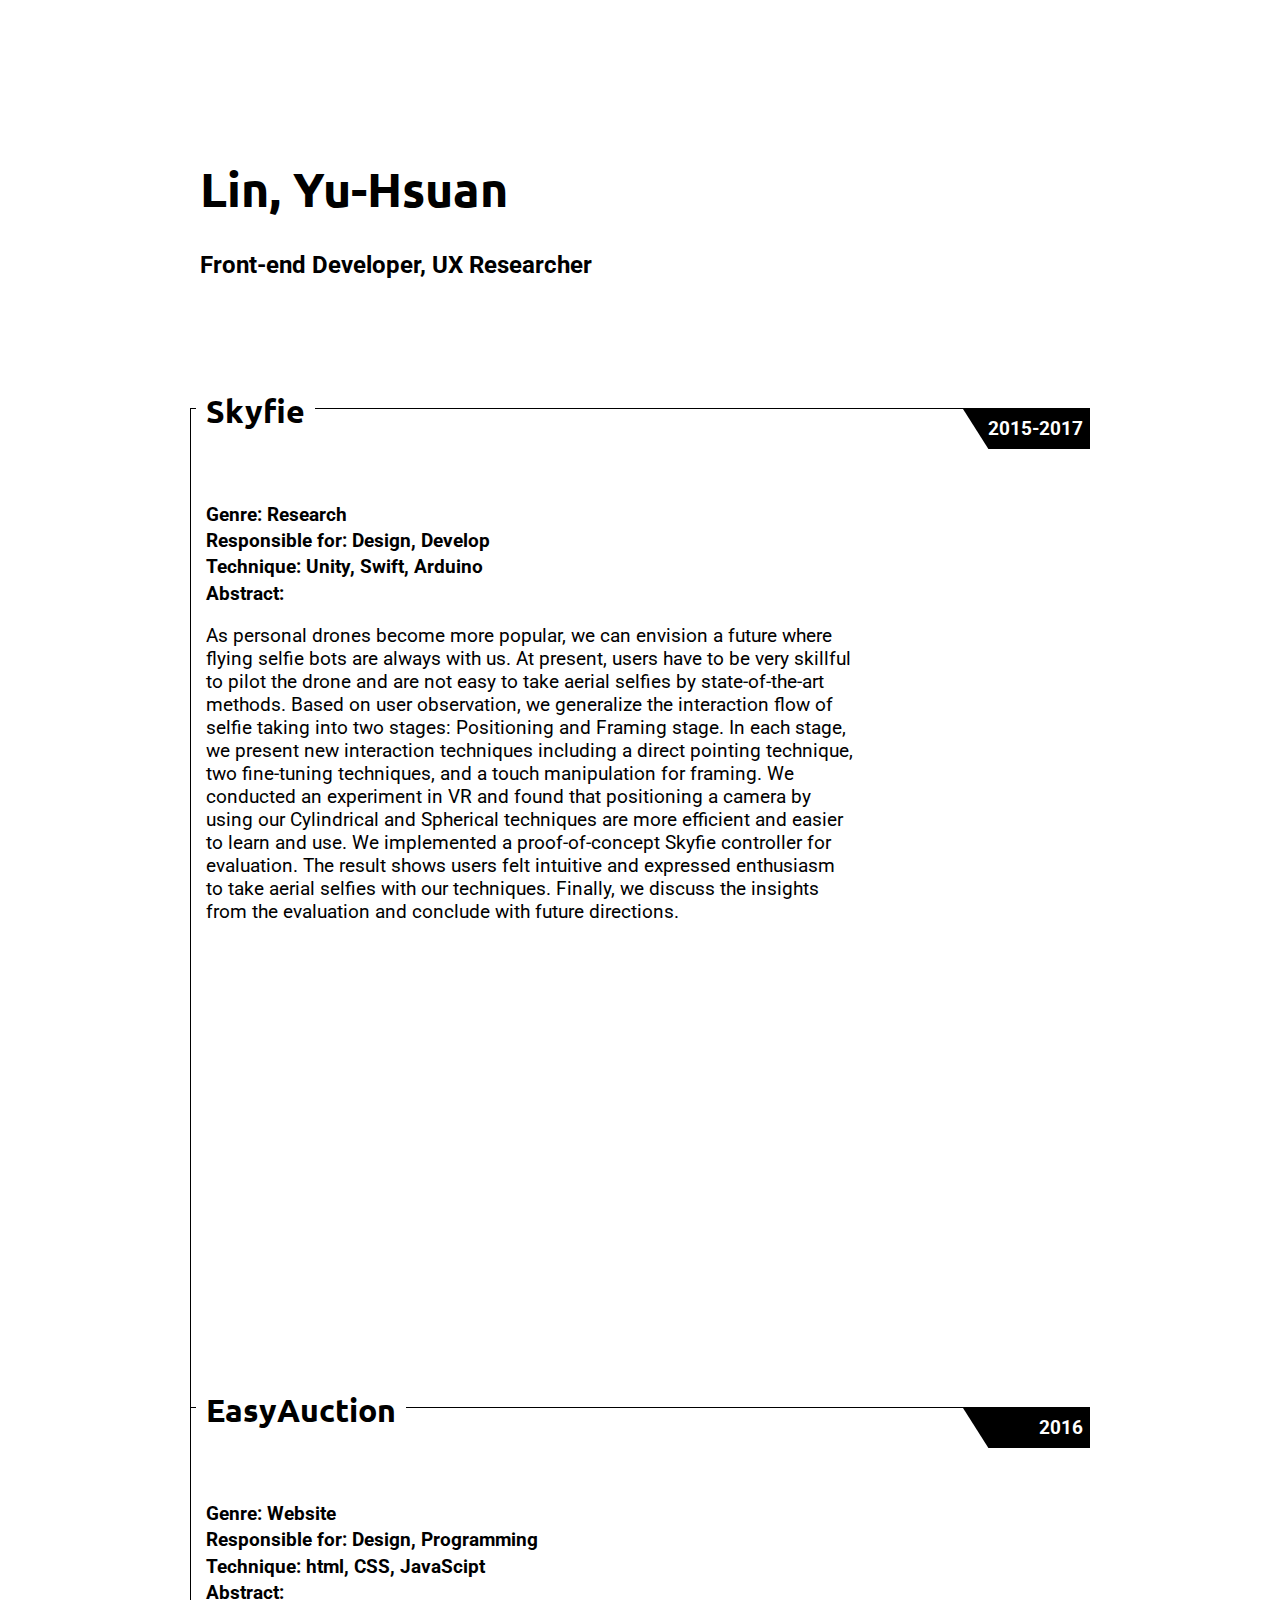
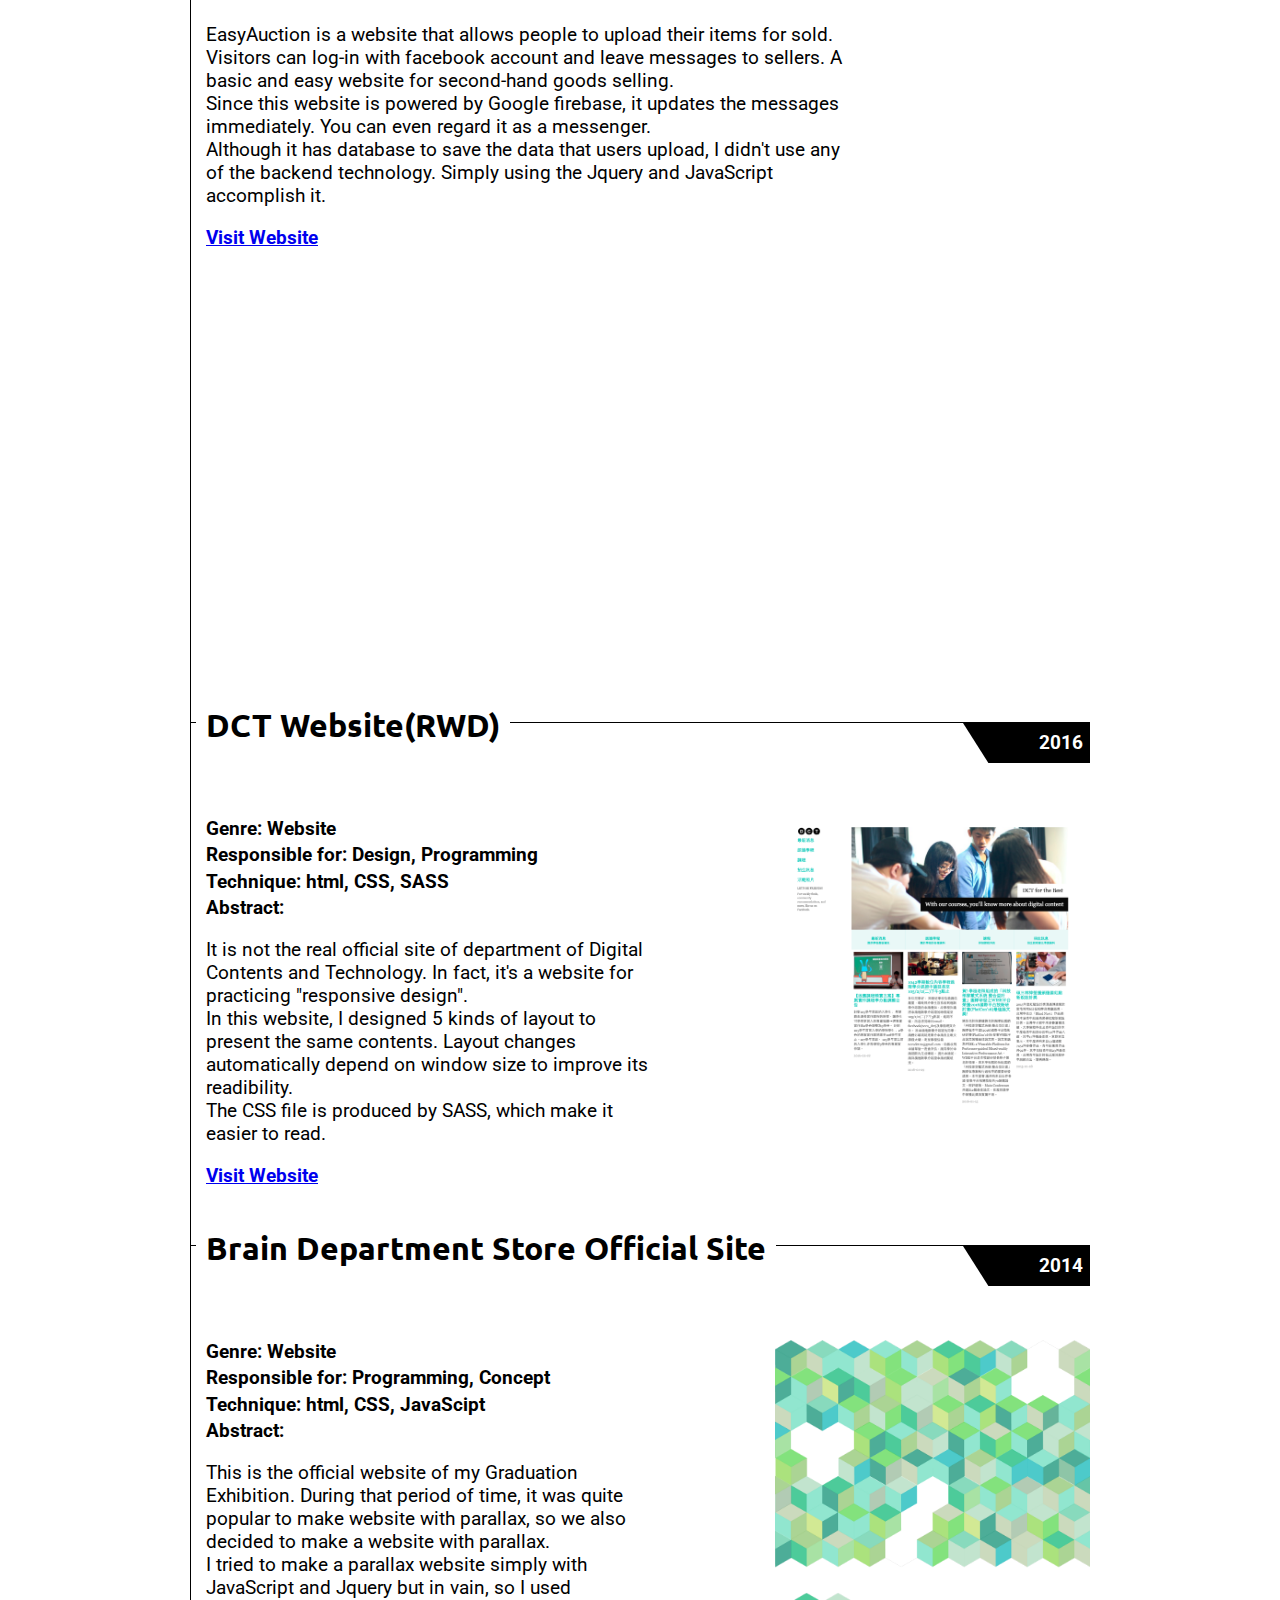
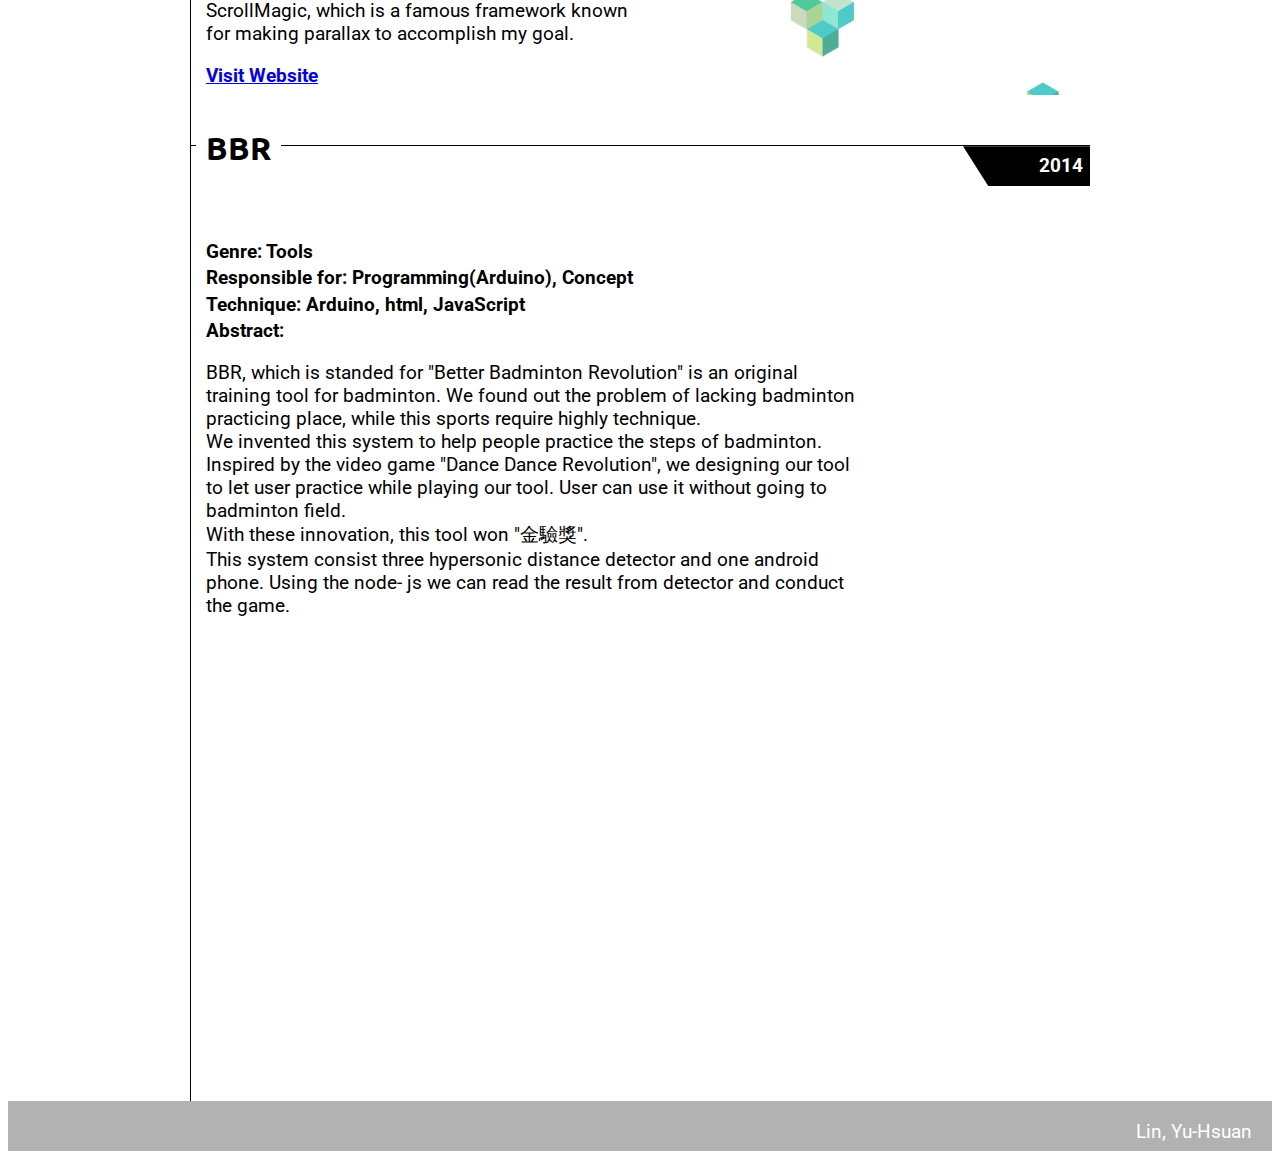
<file: index.html>
<!DOCTYPE html>
<html>
  <head>
    <meta charset="utf-8">
    <link href="https://fonts.googleapis.com/css?family=Roboto|Ubuntu" rel="stylesheet">
    <meta name="viewport" content="width=device-width, initial-scale=1.0">
    <link rel="stylesheet" href="css/mainC.css">
    <title>LinYuHsuan</title>
    <!-- Global site tag (gtag.js) - Google Analytics -->
    <script async src="https://www.googletagmanager.com/gtag/js?id=UA-114611016-1"></script>
    <script>
      window.dataLayer = window.dataLayer || [];
      function gtag(){dataLayer.push(arguments);}
      gtag('js', new Date());

      gtag('config', 'UA-114611016-1');
    </script>
    <script src="https://ajax.googleapis.com/ajax/libs/jquery/1.12.4/jquery.min.js"></script>
    <script type="text/javascript" src="js/jquery.scrollmagic.js"></script>
    <!-- <script type="text/javascript" src="js/modernizr.custom.min.js"></script> -->
    <script type="text/javascript" src="js/TimelineMax.min.js"></script>
    <script type="text/javascript" src="js/TweenMax.min.js"></script>
  </head>
  <body>
    <!-- <div class="header">
      <div class="option">
        <span class="option-button">
          <h3>Works</h3>
        </span>
        <span class="option-button">
          <h3>About</h3>
        </span>
      </div>
    </div> -->
    <div class="container">
      <div class="main">
        <section class="unit">
          <div class="unit-topic">
            <h1>Lin, Yu-Hsuan</h1>
            <h4>Front-end Developer, UX Researcher</h4>
          </div>
        </section>
        <section class="work work-style">
          <div class="work-topic">
            <div class="work-title">
              <h2>Skyfie</h2>
            </div>
            <div class="work-year">
              <h5>2015-2017</h5>
            </div>
          </div>
          <div class="work-body">
            <div class="work-abstract full-width">
              <h6>Genre: Research</h6>
              <h6>Responsible for: Design, Develop </h6>
              <h6>Technique: Unity, Swift, Arduino</h6>
              <h6>Abstract:</h6>
              <p>As personal drones become more popular, we can envision a future where flying selfie bots are always with us. At present, users have to be very skillful to pilot the drone and are not easy to take aerial selfies by state-of-the-art methods. Based on user observation, we generalize the interaction flow of selfie taking into two stages: Positioning and Framing stage. In each stage, we present new interaction techniques including a direct pointing technique, two fine-tuning techniques, and a touch manipulation for framing. We conducted an experiment in VR and found that positioning a camera by using our Cylindrical and Spherical techniques are more efficient and easier to learn and use. We implemented a proof-of-concept Skyfie controller for evaluation. The result shows users felt intuitive and expressed enthusiasm to take aerial selfies with our techniques. Finally, we discuss the insights from the evaluation and conclude with future directions.</p>
            </div>
          </div>
          <div class="work-video">
            <iframe src="https://www.youtube.com/embed/pJCPk392ZUE" frameborder="0" allow="autoplay; encrypted-media" allowfullscreen></iframe>
          </div>
        </section>
        <section class="work work-style">
          <div class="work-topic">
            <div class="work-title">
              <h2>EasyAuction</h2>
            </div>
            <div class="work-year">
              <h5>2016</h5>
            </div>
          </div>
          <div class="work-body">
            <div class="work-abstract full-width">
              <h6>Genre: Website</h6>
              <h6>Responsible for: Design, Programming </h6>
              <h6>Technique: html, CSS, JavaScipt</h6>
              <h6>Abstract:</h6>
              <p>EasyAuction is a website that allows people to upload their items for sold. Visitors can log-in with facebook account and leave messages to sellers. A basic and easy website for second-hand goods selling.<br>
                Since this website is powered by Google firebase, it updates the messages immediately. You can even regard it as a messenger. <br>
                Although it has database to save the data that users upload, I didn't use any of the backend technology. Simply using the Jquery and JavaScript accomplish it.
              </p>
              <a href="https://lexusjimmy.github.io/easyAssignment/"><h5>Visit Website</h5>  </a>
            </div>
            <!-- <div class="work-img" style="background-image: url('img/easy01.png')">

            </div> -->
          </div>
          <div class="work-video" id="triggerB">
            <iframe src="https://www.youtube.com/embed/z7pxrHk5O4Q" frameborder="0" allow="autoplay; encrypted-media" allowfullscreen></iframe>
          </div>
        </section>
        <section class="work work-style" id="triggerA">
          <div class="work-topic">
            <div class="work-title">
              <h2>DCT Website(RWD)</h2>
            </div>
            <div class="work-year">
              <h5>2016</h5>
            </div>
          </div>
          <div class="work-body">
            <div class="work-abstract">
              <h6>Genre: Website</h6>
              <h6>Responsible for: Design, Programming </h6>
              <h6>Technique: html, CSS, SASS</h6>
              <h6>Abstract:</h6>
              <p>It is not the real official site of department of Digital Contents and Technology. In fact, it's a website for practicing "responsive design".<br>
                In this website, I designed 5 kinds of layout to present the same contents. Layout changes automatically depend on window size to improve its readibility. <br>
                The CSS file is produced by SASS, which make it easier to read.
              </p>
              <a href="https://lexusjimmy.github.io/rwd/"><h5>Visit Website</h5>  </a>
            </div>
            <div class="work-imgFrame" id="RWDScene">
              <div class="work-img">
                <img src="img/rwd01.png" alt="DCTWebsite">
              </div>
              <div class="work-img imgA">
                <img src="img/rwd02.png" alt="DCTWebsite">
              </div>
              <div class="work-img imgB">
                <img src="img/rwd03.png" alt="DCTWebsite">
              </div>
            </div>
          </div>
        </section>
        <section class="work work-style">
          <div class="work-topic">
            <div class="work-title">
              <h2>Brain Department Store Official Site</h2>
            </div>
            <div class="work-year">
              <h5>2014</h5>
            </div>
          </div>
          <div class="work-body">
            <div class="work-abstract">
              <h6>Genre: Website</h6>
              <h6>Responsible for: Programming, Concept </h6>
              <h6>Technique: html, CSS, JavaScipt</h6>
              <h6>Abstract:</h6>
              <p>This is the official website of my Graduation Exhibition. During that period of time, it was quite popular to make website with parallax, so we also decided to make a website with parallax. <br>
                I tried to make a parallax website simply with JavaScript and Jquery but in vain, so I used ScrollMagic, which is a famous framework known for making parallax to accomplish my goal. <br>
              </p>
              <a href="https://lexusjimmy.github.io/prallaxScroll/page"><h5>Visit Website</h5></a>
            </div>
            <div class="work-imgFrame" id="BDSScene">
              <div class="work-img">
                <img src="img/brainDe03.png" alt="BDSOfficialWebsite">
              </div>
              <div class="work-img imgA">
                <img src="img/brainDe04.png" alt="BDSOfficialWebsite">
              </div>
              <div class="work-img imgB">
                <img src="img/brainDe05.png" alt="BDSOfficialWebsite">
              </div>
            </div>
          </div>
        </section>
        <section class="work work-style">
          <div class="work-topic">
            <div class="work-title">
              <h2>BBR</h2>
            </div>
            <div class="work-year">
              <h5>2014</h5>
            </div>
          </div>
          <div class="work-body">
            <div class="work-abstract full-width">
              <h6>Genre: Tools</h6>
              <h6>Responsible for: Programming(Arduino), Concept </h6>
              <h6>Technique: Arduino, html, JavaScript</h6>
              <h6>Abstract:</h6>
              <p>BBR, which is standed for "Better Badminton Revolution" is an original training tool for badminton. We found out the problem of lacking badminton practicing place, while this sports require highly technique. <br>
                We invented this system to help people practice the steps of badminton. Inspired by the video game "Dance Dance Revolution", we designing our tool to let user practice while playing our tool. User can use it without going to badminton field.<br>
                With these innovation, this tool won "金驗獎". <br>
                This system consist three hypersonic distance detector and one android phone. Using the node- js we can read the result from detector and conduct the game.
              </p>
            </div>
          </div>
          <div class="work-video">
            <iframe src="https://www.youtube.com/embed/UK7EBH9r2M4" frameborder="0" allow="autoplay; encrypted-media" allowfullscreen></iframe>
          </div>
        </section>
      </div>
      <footer class="footer footer-style">
        <div class="name-box">
          <p>Lin, Yu-Hsuan</p>
        </div>
      </footer>
    </div>
    <script type="text/javascript" src="js/master.js"></script>

    </script>
    </script>
  </body>
</html>
</file>
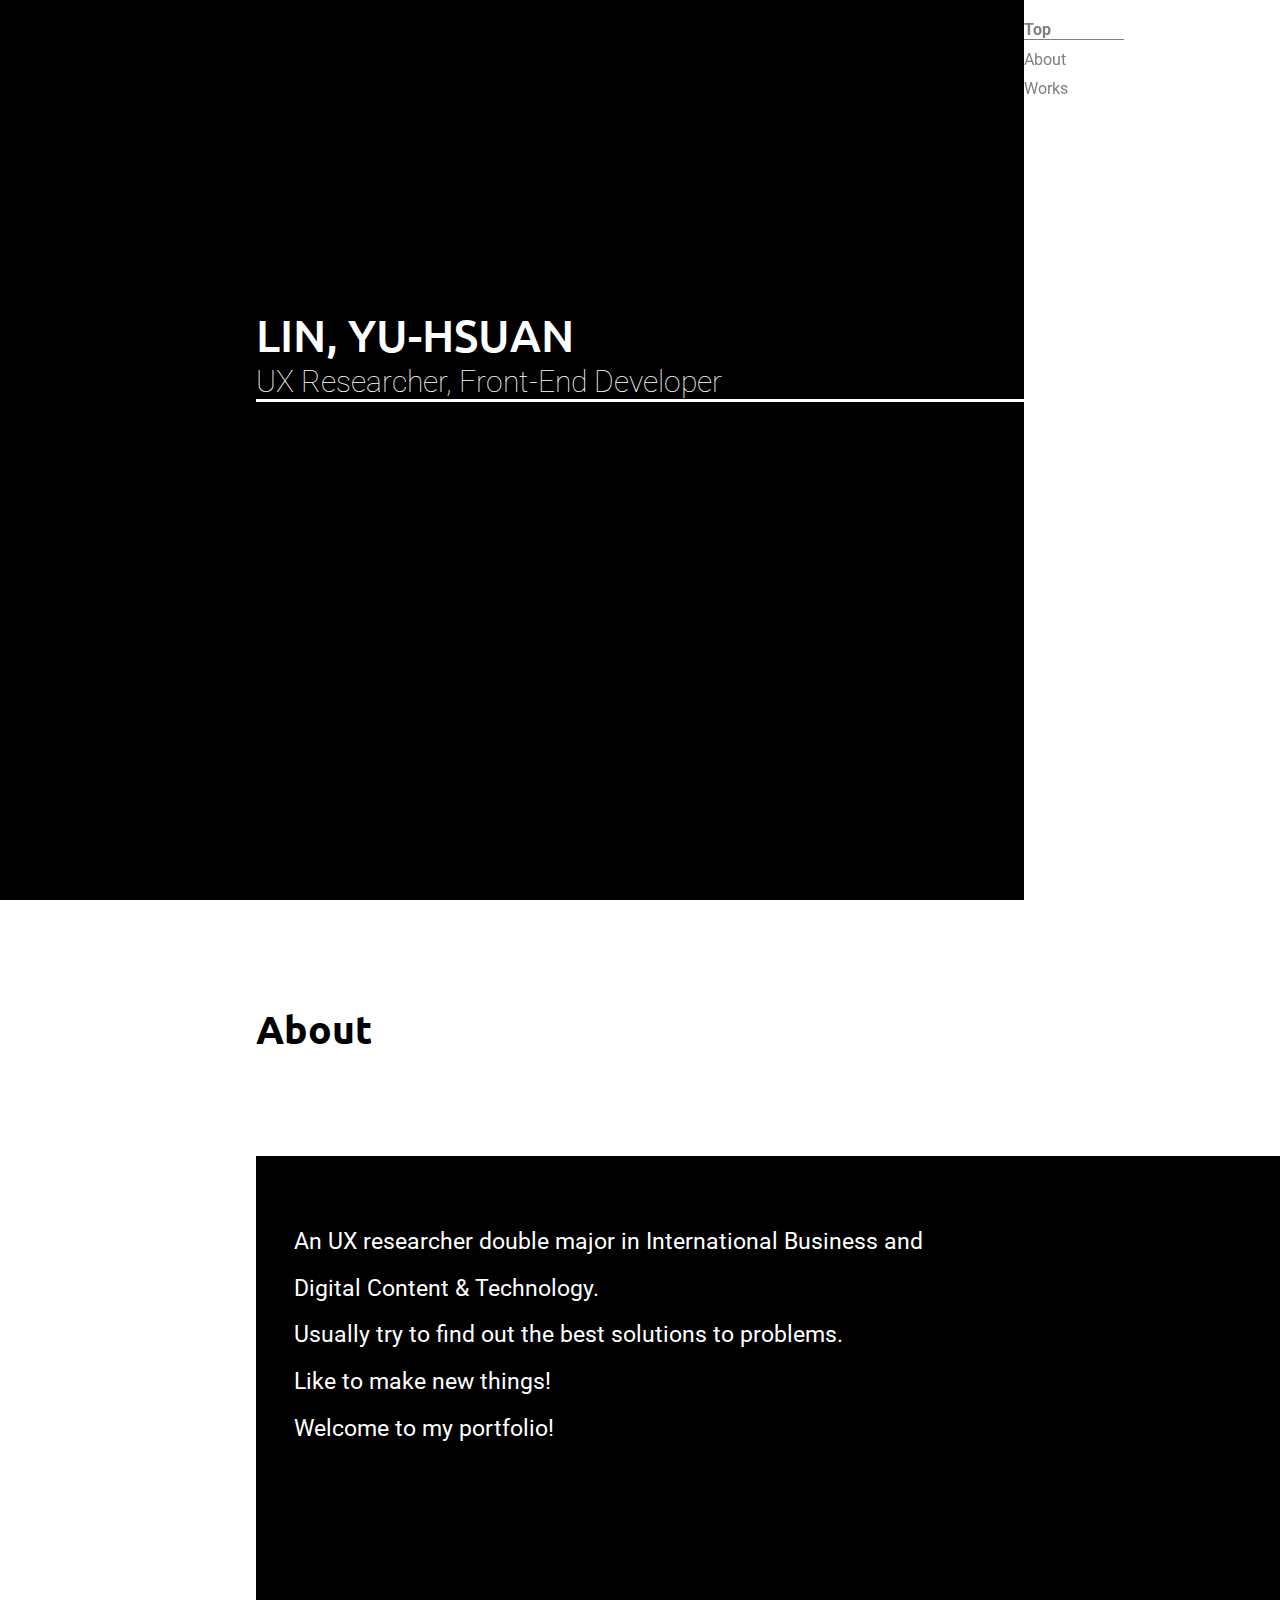
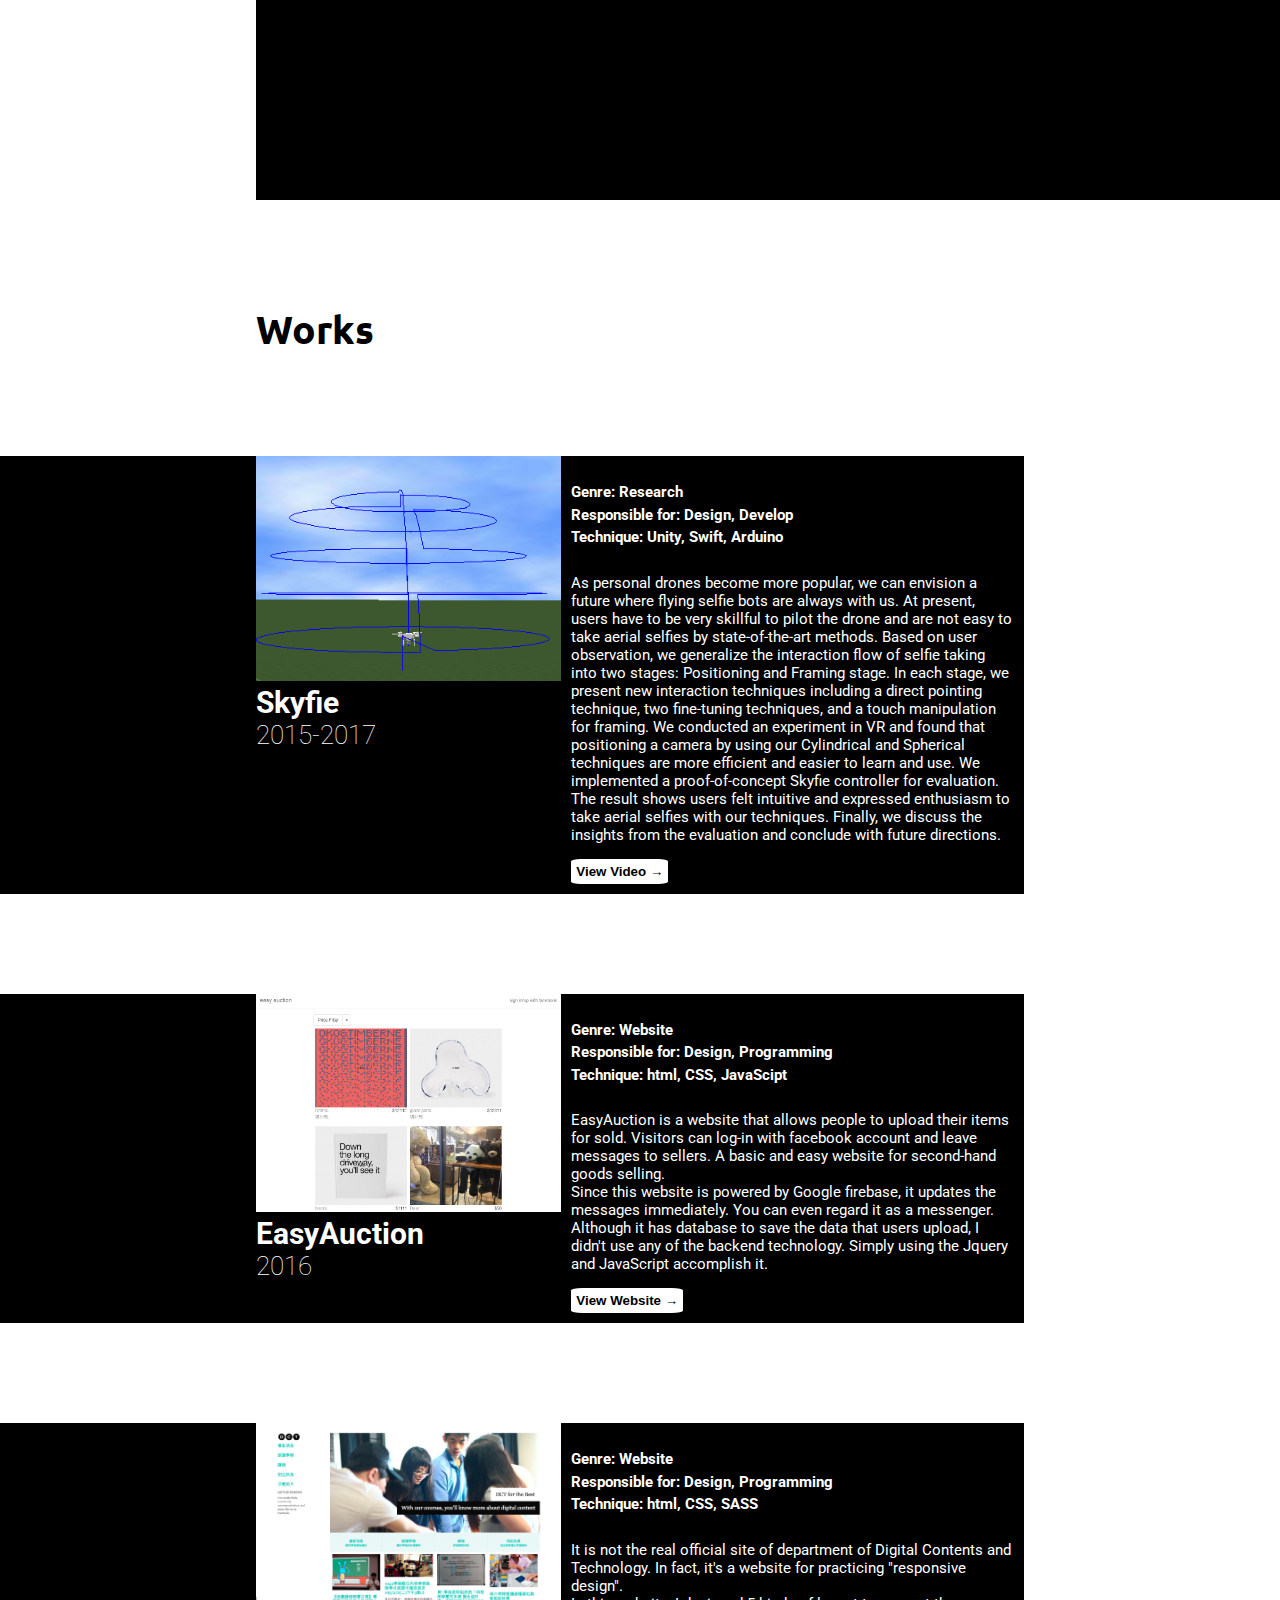
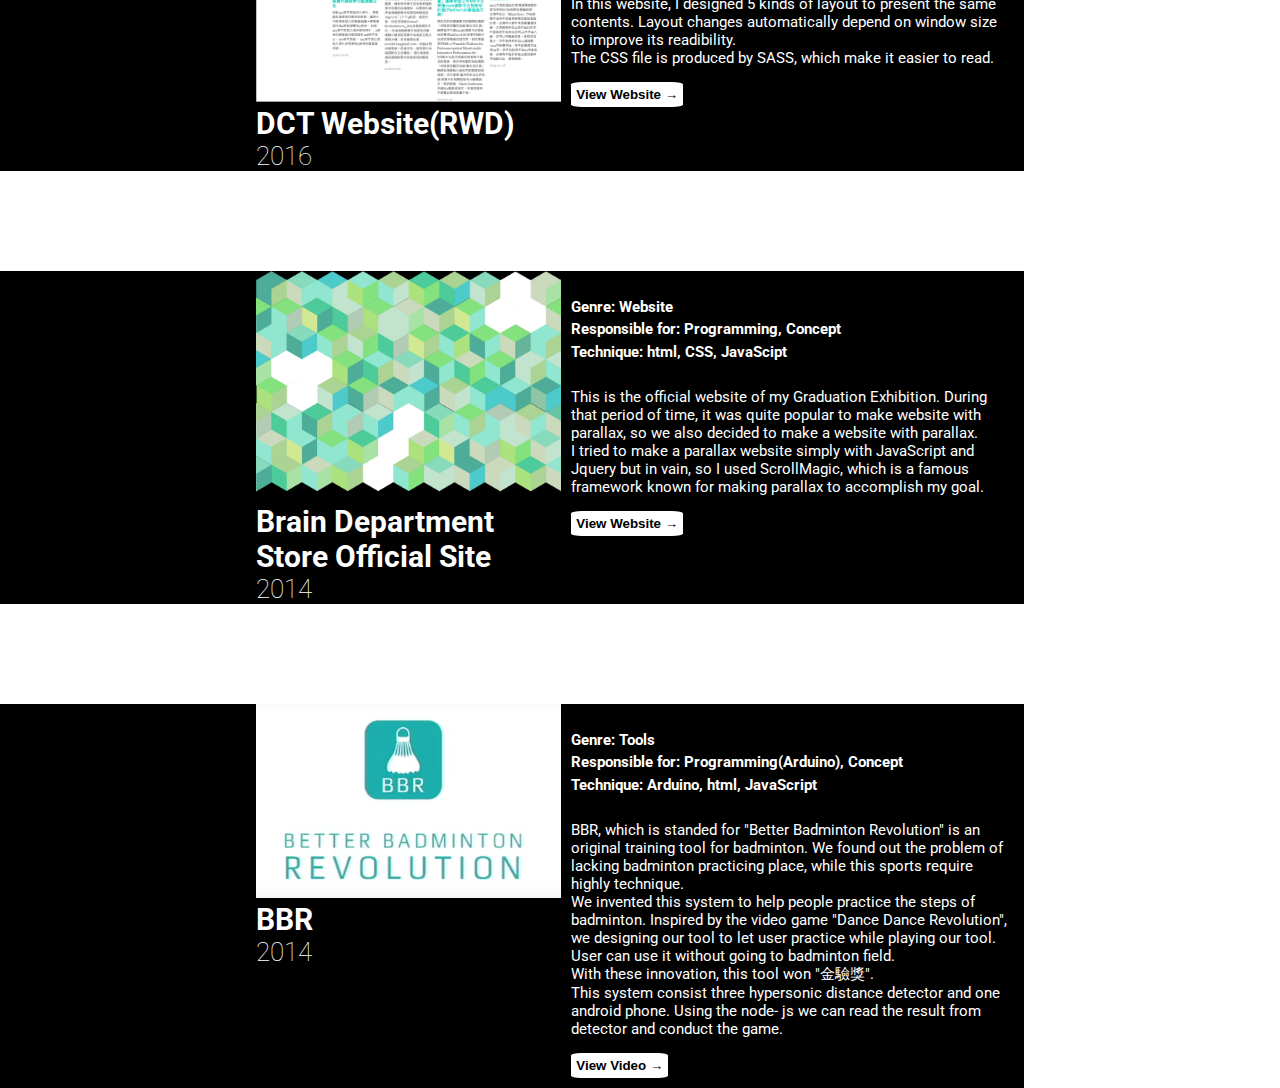
<file: index01.html>
<!DOCTYPE html>
<html lang="en" dir="ltr">
  <head>
    <meta charset="utf-8">
    <meta name="viewport" content="width=device-width, initial-scale=1.0">
    <link href="https://fonts.googleapis.com/css?family=Roboto|Ubuntu" rel="stylesheet">
    <link rel="stylesheet" href="css/master.css">
    <title>LinYuHsuan</title>

  </head>
  <body>
    <div class="container">
      <header class="header">
        <nav id="navi" class="nav">
          <div class="nav__option--selected">top</div>
          <div class="nav__option">about</div>
          <div class="nav__option">works</div>
        </nav>
      </header>
      <section class="section section--left-black" data-toggle= 'top'>
        <div class="hero-unit">
          <h1 class="hero-unit__title" language-field = 'name'>lin, yu-hsuan</h1>
          <h3 class="hero-unit__subtitle" language-field = 'job'>UX Researcher, Front-end Developer</h3>
        </div>
      </section>
      <section class="section section--right-black" data-toggle= 'about'>
        <h2 class="section__title">about</h2>
        <div class="section__body">
          <p class="section__word" language-field = 'about'>An UX researcher double major in International Business and Digital Content & Technology.  <br>
            Usually try to find out the best solutions to problems. <br>
            Like to make new things! <br>
            Welcome to my portfolio!
           </p>
        </div>
      </section>
      <section class="section section--work" data-toggle= 'works'>
        <h2 class="section__title">works</h2>
        <div class="section__body--work">
          <div class="work">
            <div class="work__header">
              <div class="work__img">
                <img src="img\skyfie01.PNG" alt="skyfie">
              </div>
              <h4 class="work__title">skyfie</h4>
              <h5 class="work__year">2015-2017</h5>
            </div>
            <div class="work__body" work-name= "skyfie">
              <ul class="work__description">
                <li language-field = "genre">Genre: Research</li>
                <li language-field = "responsible">Responsible for: Design, Develop</li>
                <li language-field = "technique">Technique: Unity, Swift, Arduino</li>
              </ul>
              <p class="work__abstract" language-field = "abstract">
                As personal drones become more popular, we can envision a future where flying selfie bots are always with us. At present, users have to be very skillful to pilot the drone and are not easy to take aerial selfies by state-of-the-art methods. Based on user observation, we generalize the interaction flow of selfie taking into two stages: Positioning and Framing stage. In each stage, we present new interaction techniques including a direct pointing technique, two fine-tuning techniques, and a touch manipulation for framing. We conducted an experiment in VR and found that positioning a camera by using our Cylindrical and Spherical techniques are more efficient and easier to learn and use. We implemented a proof-of-concept Skyfie controller for evaluation. The result shows users felt intuitive and expressed enthusiasm to take aerial selfies with our techniques. Finally, we discuss the insights from the evaluation and conclude with future directions.
              </p>
              <button class="btn__action" type="button" name="button" action-toggle="modal"><a href="https://www.youtube.com/embed/pJCPk392ZUE">View video</a> </button>
            </div>
          </div>
          <div class="work">
            <div class="work__header">
              <div class="work__img">
                <img src="img\easy01.PNG" alt="EasyAuction">
              </div>
              <h4 class="work__title">EasyAuction</h4>
              <h5 class="work__year">2016</h5>
            </div>
            <div class="work__body">
              <ul class="work__description">
                <li>Genre: Website</li>
                <li>Responsible for: Design, Programming</li>
                <li>Technique: html, CSS, JavaScipt</li>
              </ul>
              <p class="work__abstract">
                EasyAuction is a website that allows people to upload their items for sold. Visitors can log-in with facebook account and leave messages to sellers. A basic and easy website for second-hand goods selling.<br>
                  Since this website is powered by Google firebase, it updates the messages immediately. You can even regard it as a messenger. <br>
                  Although it has database to save the data that users upload, I didn't use any of the backend technology. Simply using the Jquery and JavaScript accomplish it.
              </p>
              <button class="btn__action" type="button" name="button" action-toggle= "link"><a href="https://lexusjimmy.github.io/easyAssignment/">View website</a></button>
            </div>
          </div>
          <div class="work">
            <div class="work__header">
              <div class="work__img">
                <img src="img\rwd01.png" alt="DCT Website">
              </div>
              <h4 class="work__title">DCT Website(RWD)</h4>
              <h5 class="work__year">2016</h5>
            </div>
            <div class="work__body">
              <ul class="work__description">
                <li>Genre: Website</li>
                <li>Responsible for: Design, Programming</li>
                <li>Technique: html, CSS, SASS</li>
              </ul>
              <p class="work__abstract">
                It is not the real official site of department of Digital Contents and Technology. In fact, it's a website for practicing "responsive design".<br>
                  In this website, I designed 5 kinds of layout to present the same contents. Layout changes automatically depend on window size to improve its readibility. <br>
                  The CSS file is produced by SASS, which make it easier to read.
              </p>
              <button class="btn__action" type="button" name="button" action-toggle= "link"><a href="https://lexusjimmy.github.io/rwd/">View website</a></button>
            </div>
          </div>
          <div class="work">
            <div class="work__header">
              <div class="work__img">
                <img src="img\brainDe03.png" alt="BrainDepartmentStore">
              </div>
              <h4 class="work__title">Brain Department Store Official Site</h4>
              <h5 class="work__year">2014</h5>
            </div>
            <div class="work__body">
              <ul class="work__description">
                <li>Genre: Website</li>
                <li>Responsible for: Programming, Concept</li>
                <li>Technique: html, CSS, JavaScipt</li>
              </ul>
              <p class="work__abstract">
                This is the official website of my Graduation Exhibition. During that period of time, it was quite popular to make website with parallax, so we also decided to make a website with parallax. <br>
                  I tried to make a parallax website simply with JavaScript and Jquery but in vain, so I used ScrollMagic, which is a famous framework known for making parallax to accomplish my goal.
              </p>
              <button class="btn__action" type="button" name="button" action-toggle= "link"><a href="https://lexusjimmy.github.io/prallaxScroll/page">View website</a></button>
            </div>
          </div>
          <div class="work">
            <div class="work__header">
              <div class="work__img">
                <img src="img\BBR.png" alt="BBR">
              </div>
              <h4 class="work__title">BBR</h4>
              <h5 class="work__year">2014</h5>
            </div>
            <div class="work__body">
              <ul class="work__description">
                <li>Genre: Tools</li>
                <li>Responsible for: Programming(Arduino), Concept</li>
                <li>Technique: Arduino, html, JavaScript</li>
              </ul>
              <p class="work__abstract">
                BBR, which is standed for "Better Badminton Revolution" is an original training tool for badminton. We found out the problem of lacking badminton practicing place, while this sports require highly technique. <br>
                  We invented this system to help people practice the steps of badminton. Inspired by the video game "Dance Dance Revolution", we designing our tool to let user practice while playing our tool. User can use it without going to badminton field.<br>
                  With these innovation, this tool won "金驗獎". <br>
                  This system consist three hypersonic distance detector and one android phone. Using the node- js we can read the result from detector and conduct the game.
              </p>
              <button class="btn__action" type="button" name="button" action-toggle="modal"><a href="https://www.youtube.com/embed/UK7EBH9r2M4">View video</a> </button>
            </div>
          </div>
        </div>
      </section>
      <div id="video-modal" class="modal modal--hide">
        <button class="modal__close-btn" type="button" name="button"></button>
        <div class="modal__video">
          <iframe src="" frameborder="0" allow="autoplay; encrypted-media" allowfullscreen></iframe>
        </div>
      </div>
    </div>
    <script src="https://ajax.googleapis.com/ajax/libs/jquery/1.12.4/jquery.min.js"></script>
    <script src="js\noframework.waypoints.min.js" charset="utf-8"></script>
    <script src="js/main01.js" charset="utf-8"></script>
    <script async src="https://www.googletagmanager.com/gtag/js?id=UA-114611016-1"></script>
    <script>
      window.dataLayer = window.dataLayer || [];
      function gtag(){dataLayer.push(arguments);}
      gtag('js', new Date());

      gtag('config', 'UA-114611016-1');
    </script>
  </body>
</html>
</file>
<file: css/mainC.css>
/* font-family: 'Ubuntu', sans-serif;
font-family: 'Roboto', sans-serif; */

/* base */
h1{
  font-size: 3rem;
  font-family: 'Ubuntu', sans-serif;
}
h2{
  font-size: 2rem;
  font-family: 'Ubuntu', serif;
}
h4{
  font-size: 1.5rem;
  font-family: 'Roboto', serif;
  -webkit-margin-before:0.7rem;
  -webkit-margin-after:0.7rem;
  margin-top: 0.7rem;
  margin-bottom: 0.7rem;
}
h5{
  font-size: 1.2rem;
  font-family: 'Roboto', serif;
  -webkit-margin-before:0.5rem;
  -webkit-margin-after:0.5rem;
  margin-top: 0.5rem;
  margin-bottom: 0.5rem;
}
h6{
  font-size: 1.2rem;
  font-family: 'Roboto', serif;
  -webkit-margin-before:0;
  -webkit-margin-after:0.2rem;
  margin-top: 0;
  margin-bottom: 0.2rem;
}
p{
  font-family: 'Roboto', serif;
  font-size: 1.2rem;
}
/* layout */
/* @media only screen and (max-width: 500px){
  .main{
    width: 100%;
  }
  .footer{
    height:30px;
  }
} */
.container{
  display: flex;
  flex-wrap: wrap;
  justify-content: center;
}
.header{
  position: fixed;
  width: 100%;
  height: 60px;
}
.main{
  width: 80%;
  display: flex;
  /* margin-top: 60px; */
  flex-wrap: wrap;
}
.footer{
  width: 100%;
  height: 50px;
  display: flex;
  justify-content: flex-end;
}
/* element */

.option{
  padding-left: 10%;
  padding-right: 10%;
  display: flex;
  justify-content: flex-end;
  background-color: rgba(255, 255, 255, 0.7);
}
.option-button{
  width: 10%;
  text-align: right;
}
.unit{
  width: 100%;
  height: 400px;
  display: flex;
}
.unit-topic{
  align-self: center;
  padding-left: 10px;
}
.work{
  width: 100%;
}
.work-style{
  border-left-width: 1.5px;
  border-top-width: 1.5px;
  border-top-color: black;
  border-left-color: black;
  border-top-style: solid;
  border-left-style: solid;
  padding-bottom: 50px;
}
.work-topic{
  display: flex;
  justify-content: space-between;
}
.work-title{
  position: relative;
  left: 5px;
  top: -45px;
  padding-left: 10px;
  padding-right: 10px;
  background-color: white;
}
.work-year{
  background-color: black;
  color: white;
  display: block;
  width:120px;
  height: 40px;
  text-align: right;
  padding-right: 7px;
  clip-path: polygon(0% 0%, 20% 100%, 100% 100%, 100% 0%);
}
.work-body{
  display: flex;
  justify-content: space-between;
}
.work-abstract{
  /* width: 60%; */
  padding-left: 15px;
  padding-right: 1%;
  flex: 0 1 450px;
}
.work-body > .full-width{
  flex: 0 1 650px;
}
.work-imgFrame{
  width: 35%;
  min-height: 100%;
  overflow: hidden;
  position: relative;
}
.work-img{
  background-size: contain;
  background-repeat: no-repeat;
  min-height: 100%;
  width: 100%;
  position: absolute;
  left:0;
  top:0;
}
.work-imgFrame > .imgA{
  z-index: 10;
}
.work-imgFrame > .imgB{
  z-index: 5;
}
.work-img > img{
  width: 100%;
}
.work-video{
  display: flex;
  justify-content: center;
  padding-top: 15px;

}
.work-video > iframe{
  width: 100%;
  height:400px;
  border-color: black;
}
.name-box{
  padding-right: 20px;
  color: white;
  padding-bottom: 10px;
}
.footer-style{
  background-color: rgba(0, 0, 0, 0.3);
}

@media only screen and (max-width: 560px){
  .main{
    width: 100%;
  }
  .unit{
    height: 350px;
  }
  .work-topic{
    flex-wrap: wrap;
    justify-content: flex-start;
  }
  .work-title{
    width: 95%;
  }
  .work-year{
    background-color: white;
    color: black;
    width:120px;
    height: 40px;
    text-align: left;
    padding-left: 5px;
    clip-path: polygon(0% 0%, 0% 100%, 100% 100%, 100% 0%);
  }
  .work-body{
    justify-content: flex-start;
    flex-wrap: wrap;
  }
  .work-abstract{
    width: 98%;
    padding-left: 1%;
    padding-right: 1%;
    flex: 0 1 540px;
  }
  .work-imgFrame{
    width: 98%;
    height: 200px;
    background-size: cover;
    background-repeat: no-repeat;
    background-attachment:local;
    background-position: center;
  }
  .work-video > iframe{
    width: 100%;
    height:200px;
    border-color: black;
  }
}
@media screen and (min-width: 900px) {
  .main{
    max-width: 900px;
  }
}
</file>
<file: css/master.css>
@charset "UTF-8";
body {
  overflow-x: hidden;
  font-family: "Roboto", serif;
}

body, h1, h2, h3, h4, h5, h6 {
  margin: 0;
  padding: 0;
}

a {
  text-decoration: none;
  color: inherit;
}

.container {
  margin: 0;
  padding: 0;
  height: 100%;
  width: 100%;
}
@media screen and (max-width: 800px) {
  .container {
    padding-bottom: 60px;
  }
}

.header {
  position: fixed;
  width: 100%;
}
@media screen and (max-width: 800px) {
  .header {
    bottom: 60px;
  }
}

.nav {
  position: absolute;
  left: 80%;
  padding-top: 20px;
  width: 100px;
}
@media screen and (max-width: 800px) {
  .nav {
    left: 0;
    padding-top: 0px;
    width: 100%;
    height: 60px;
    display: flex;
    justify-content: space-between;
  }
}
.nav__option, .nav__option--selected {
  text-transform: capitalize;
  margin-bottom: 10px;
  color: gray;
  cursor: pointer;
}
@media screen and (max-width: 800px) {
  .nav__option, .nav__option--selected {
    background-color: rgba(129, 129, 129, 0.8);
    color: white;
    border-right-style: solid;
    border-right-width: thin;
    width: 33%;
    text-align: center;
    padding-top: 20px;
    height: 100%;
  }
  .nav__option:last-of-type, .nav__option--selected:last-of-type {
    border-right-style: none;
  }
}
.nav__option--selected {
  border-bottom-style: solid;
  border-bottom-width: thin;
  border-bottom-color: gray;
  font-weight: bolder;
}
@media screen and (max-width: 800px) {
  .nav__option--selected {
    background-color: rgba(64, 64, 64, 0.8);
    border-bottom-style: none;
  }
}

.section {
  width: 100%;
  height: 100vh;
  background-color: black;
  font-size: 13px;
}
.section--left-black, .section--work {
  margin-right: 20%;
  width: 80%;
}
@media screen and (max-width: 800px) {
  .section--left-black, .section--work {
    width: 100%;
    margin-right: 0;
  }
}
.section--left-black > .section__title, .section--work > .section__title {
  padding-left: 20vw;
}
@media screen and (max-width: 800px) {
  .section--left-black > .section__title, .section--work > .section__title {
    padding-left: 0;
  }
}
.section--right-black {
  margin-left: 20%;
  width: 80%;
}
@media screen and (max-width: 800px) {
  .section--right-black {
    width: 100%;
    margin-left: 0;
  }
}
.section--work {
  height: auto;
}
.section__title {
  width: 100%;
  height: 20vw;
  background-color: white;
  display: flex;
  align-items: center;
  text-transform: capitalize;
  font-size: 3em;
  font-family: "Ubuntu", sans-serif;
}
.section__body {
  margin-right: 20vw;
  height: 100%;
}
.section__word {
  color: white;
  font-size: 1.8em;
  line-height: 200%;
  padding: 5% 5% 5% 5%;
}
.section__body--work {
  height: 100%;
}

.hero-unit {
  font-size: 30px;
  border-bottom-style: solid;
  border-bottom-color: white;
  margin-left: 20vw;
  padding-top: 30%;
}
@media screen and (max-width: 800px) {
  .hero-unit {
    padding-top: 40%;
  }
}
.hero-unit__title {
  color: white;
  font-weight: 500;
  font-size: 1.5em;
  text-transform: uppercase;
  font-family: "Ubuntu", sans-serif;
}
.hero-unit__subtitle {
  color: white;
  font-weight: lighter;
  font-size: 1em;
  text-transform: capitalize;
}

.work {
  padding-left: 20vw;
  width: 60vw;
  font-size: 15px;
  color: white;
  display: flex;
  justify-content: space-around;
  border-top-style: solid;
  border-top-color: white;
  border-top-width: 100px;
}
@media screen and (max-width: 800px) {
  .work {
    width: 100%;
    padding-left: 0;
    justify-content: center;
    flex-wrap: wrap;
    border-top-width: 30px;
  }
}
.work:first-of-type {
  border-top-style: none;
  border-top-width: 0;
}
.work__header {
  display: inline-block;
  width: 40%;
  height: 100%;
}
@media screen and (max-width: 800px) {
  .work__header {
    width: 95%;
  }
}
.work__img {
  height: 70%;
  width: 100%;
  overflow: hidden;
}
.work__img img {
  width: 100%;
}
.work__title {
  font-size: 2em;
  font-weight: bolder;
  text-transform: capitalize;
}
.work__year {
  font-size: 1.7em;
  font-weight: lighter;
}
.work__body {
  display: inline-block;
  padding: 10px 10px 10px 10px;
  height: 100%;
  width: 58%;
}
@media screen and (max-width: 800px) {
  .work__body {
    width: 95%;
  }
}
.work__description {
  list-style: none;
  padding: 0;
  line-height: 150%;
  font-weight: bolder;
}
.work__description li {
  padding: 0;
}
.work__abstract {
  padding-top: 10px;
}

.btn__action {
  cursor: pointer;
  background-color: white;
  border-radius: 10%;
  font-weight: bolder;
  text-transform: capitalize;
  border-style: none;
  padding: 5px 5px 5px 5px;
}
.btn__action::after {
  content: " →";
}

.modal {
  position: fixed;
  top: 0px;
  left: 0px;
  width: 100vw;
  height: 100vh;
}
.modal::before {
  content: "";
  position: absolute;
  top: 0px;
  left: 0px;
  width: 100vw;
  height: 100vh;
  background-color: rgba(0, 0, 0, 0.8);
  z-index: -2;
}
.modal--hide {
  display: none;
}
.modal--center {
  display: flex;
  justify-content: center;
  align-items: center;
}
.modal__video {
  width: 80vw;
  height: 60vh;
}
.modal__video iframe {
  width: 100%;
  height: 100%;
}
.modal__close-btn {
  cursor: pointer;
  width: 50px;
  height: 50px;
  position: fixed;
  right: 30px;
  top: 30px;
  background-color: transparent;
  border: 0;
}
.modal__close-btn::before {
  content: "";
  position: absolute;
  background-color: gray;
  width: 100%;
  height: 20%;
  transform: translate3d(0, -50%, 0) rotate(45deg);
  top: 50%;
  left: 0;
}
.modal__close-btn::after {
  content: "";
  position: absolute;
  background-color: gray;
  width: 100%;
  height: 20%;
  transform: translate3d(0, -50%, 0) rotate(135deg);
  top: 50%;
  left: 0;
}

/*# sourceMappingURL=master.css.map */
</file>
